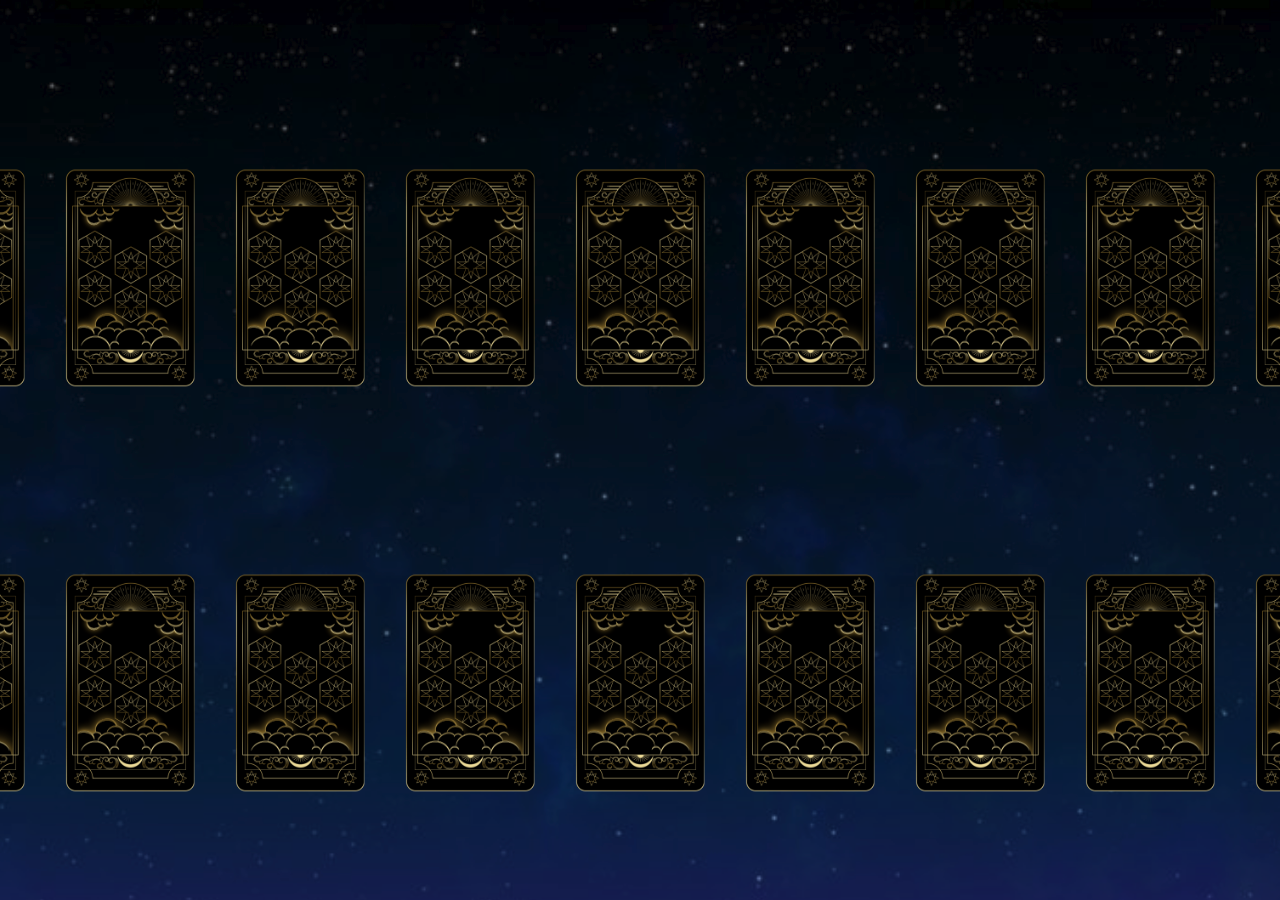
<file: tarot.html>
<!DOCTYPE html>
<html lang="en">
<head>
    <meta charset="UTF-8">
    <meta http-equiv="X-UA-Compatible" content="IE=edge">
    <meta name="viewport" content="width=device-width, initial-scale=1.0">
    <link rel="stylesheet" href="./css/pick.css">
    <title>오늘의 운세</title>
</head>
<body>
    <div class="tarot-card">
        <img src="./asset/tarot.png">
        <img src="./asset/tarot.png">
        <img src="./asset/tarot.png">
        <img src="./asset/tarot.png">
        <img src="./asset/tarot.png">
        <img src="./asset/tarot.png">
        <img src="./asset/tarot.png">
        <img src="./asset/tarot.png">
        <img src="./asset/tarot.png">
        <img src="./asset/tarot.png">
        <img src="./asset/tarot.png">
    </div>
    <div class="tarot-card">
        <img src="./asset/tarot.png">
        <img src="./asset/tarot.png">
        <img src="./asset/tarot.png">
        <img src="./asset/tarot.png">
        <img src="./asset/tarot.png">
        <img src="./asset/tarot.png">
        <img src="./asset/tarot.png">
        <img src="./asset/tarot.png">
        <img src="./asset/tarot.png">
        <img src="./asset/tarot.png">
        <img src="./asset/tarot.png">
    </div>
</body>
</html>
</file>
<file: css/pick.css>
* {
    padding: 0;
    margin: 0;
}

body {
    position: relative;
    background: url(../asset/background.png);
}

.tarot-card {
    display: flex;
    justify-content: center;
    margin-top: 150px;
}

img {
    width: 170px;
    height: 255px;
}
</file>
